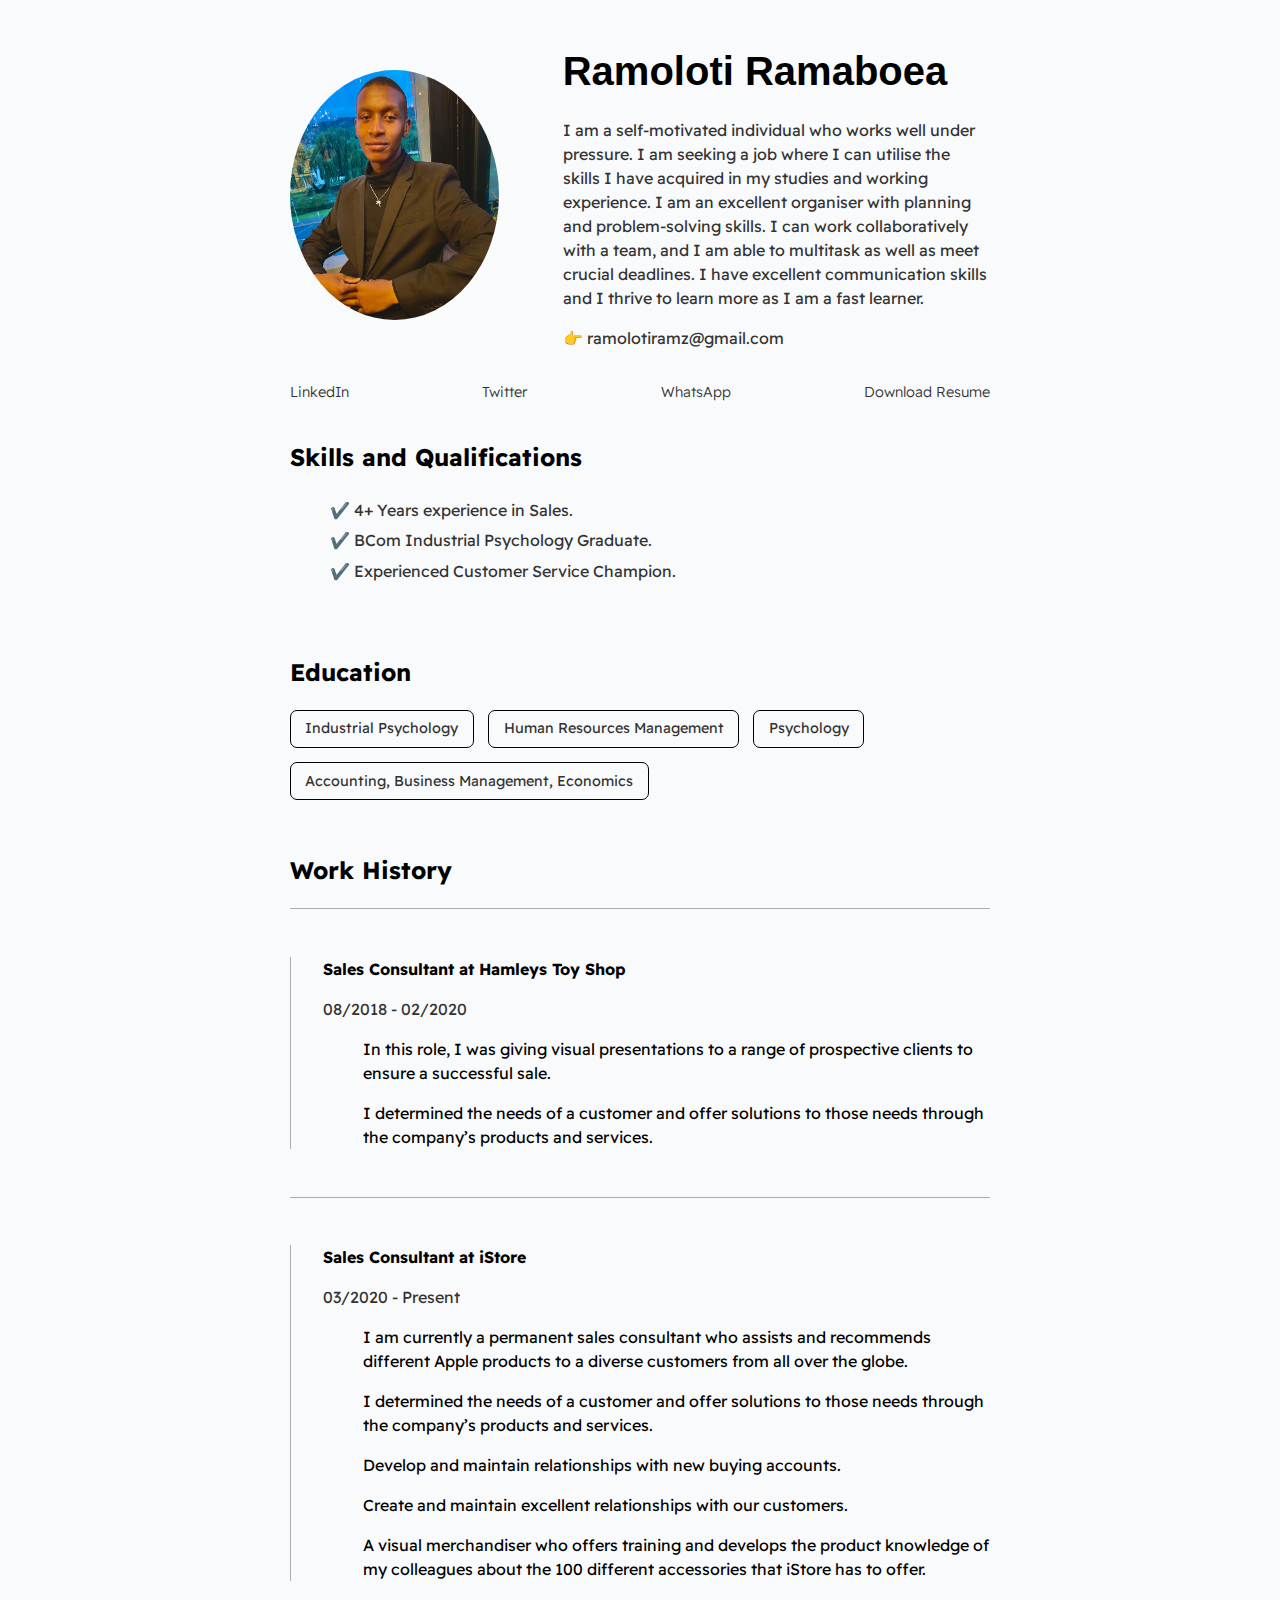
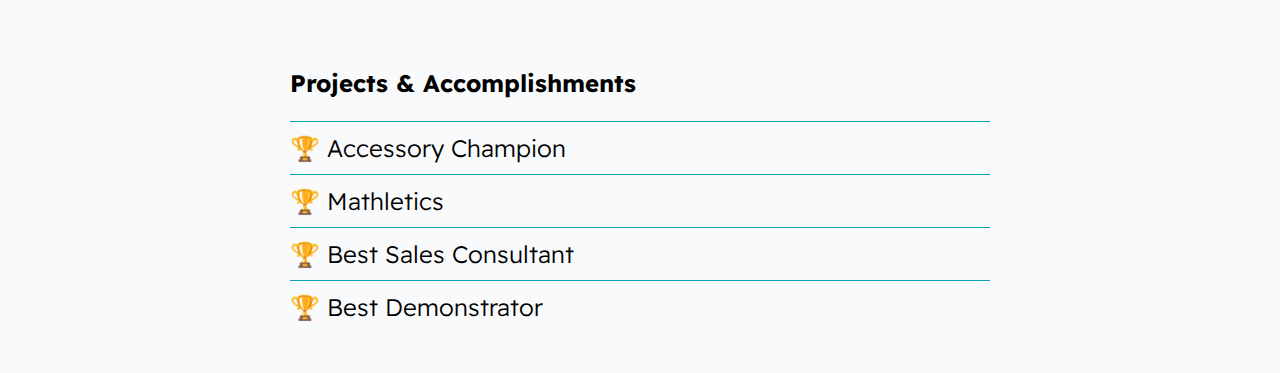
<file: index.html>
<!DOCTYPE html>
<html lang="en">

<head>
    <meta charset="UTF-8">
    <meta http-equiv="X-UA-Compatible" content="IE=edge">
    <title>Document</title>
    <meta name="viewport" content="width=device-width, initial-scale=1.0">
    <link rel="stylesheet" type="text/css" media="screen" href="main.css" </head>

<body>

    <div class="container--main">
        <section id="wrapper--hero" class="section--page">
            <img id="profile--pic" src="/assets/images/profilepic.jpg" alt="My Picture">
            <div>
                <h1 id="user-name">Ramoloti Ramaboea</h1>
                <p id="Bio">I am a self-motivated individual who works well under pressure. I am seeking a
                    job where I can utilise the skills I have acquired in my studies and working
                    experience. I am an excellent organiser with planning and problem-solving
                    skills. I can work collaboratively with a team, and I am able to multitask as well
                    as meet crucial deadlines. I have excellent communication skills and I thrive to
                    learn more as I am a fast learner.
                </p>
                <p>👉 ramolotiramz@gmail.com</p>
            </div>
        </section>

        <section id="section--page">
            <div id="socials--list">
                <a href="#" target="_blank">LinkedIn</a>
                <a href="#" target="_blank">Twitter</a>
                <a href="#" target="_blank">WhatsApp</a>
                <a href="/assets/images/My CV.pdf" target="_blank">Download Resume</a>

            </div>

        </section>

        <section class="section--page">
            <h2>Skills and Qualifications</h2>
            <ul id="qualifications--list">
                <li>✔️ 4+ Years experience in Sales.</li>
                <li>✔️ BCom Industrial Psychology Graduate.</li>
                <li>✔️ Experienced Customer Service Champion. </li>
            </ul>
        </section>

        <section class="section--page">
            <h2>Education</h2>

            <div id="wrapper--techstack__items">
                <div class="card--techstack"><span>Industrial Psychology</span></div>
                <div class="card--techstack"><span>Human Resources Management</span></div>
                <div class="card--techstack"><span>Psychology</span></div>
                <div class="card--techstack"><span>Accounting, Business Management, Economics</span></div>
            </div>
        </section>
        <section id="work-history-wrapper" class="section--page">
            <h2>Work History</h2>
            <div class="line-break">

            </div>
            <div class="card--work-history">
                <strong>Sales Consultant at Hamleys Toy Shop</strong>
                <p>08/2018 - 02/2020</p>
                <p>
                <ul>
                    In this role, I was giving visual presentations to a range of prospective clients to
                    ensure a successful sale.</ul>
                <ul> I determined the needs of a customer and offer solutions to those needs
                    through the company’s products and services.</ul>
                </p>

            </div>

            <div class="line-break"></div>
            <div class="card--work-history">
                <strong>Sales Consultant at iStore</strong>
                <p>03/2020 - Present</p>
                <p>
                <ul>I am currently a permanent sales consultant who assists and recommends
                    different Apple products to a diverse customers from all over the globe.</ul>
                <ul>I determined the needs of a customer and offer solutions to those needs
                    through the company’s products and services.</ul>
                <ul>Develop and maintain relationships with new buying accounts.</ul>
                <ul>Create and maintain excellent relationships with our customers.</ul>
                <ul>A visual merchandiser who offers training and develops the product knowledge
                    of my colleagues about the 100 different accessories that iStore has to offer.</ul>
                </p>

            </div>

            <section class="section--page">
                <h2>Projects & Accomplishments</h2>

                <div class="card--project">
                    <a href="project1.html"><span>🏆 </span>Accessory Champion</a>
                </div>

                <div class="card--project">
                    <a href="project1.html"><span>🏆 </span>Mathletics</a>
                </div>

                <div class="card--project">
                    <a href="project1.html"><span>🏆 </span>Best Sales Consultant</a>
                </div>

                <div class="card--project">
                    <a href="project1.html"><span>🏆 </span>Best Demonstrator</a>
                </div>

            </section>


        </section>
    </div>
</body>

</html>
</file>
<file: main.css>
@import url("https://fonts.googleapis.com/css2?family=Readex+Pro:wght@300;400;500;600;700&display=swap");

:root {
  --mainTextColor-light: #000;
  --secondaryTextColor-light: rgb(51 51 51);
  --mainLinkColor-light: #0da2b8;
  --mainBorderColor-light: rgb(218, 218, 218);
  --mainBgColor-light: rgb(249, 250, 251);
}

* {
  font-family: "Readex Pro";
  line-height: 1.5em;
  box-sizing: border-box;
  color: var(--mainTextColor-light);
}

body {
  background-color: var(--mainBgColor-light);
}

p,
span,
li {
  color: var(--secondaryTextColor-light);
  font-size: 1em;
}

a {
  text-decoration: none;
  color: var(--mainLinkColor-light);
  font-size: 500;
}

li {
  line-height: 1.9em;
}

.container--main {
  max-width: 700px;
  margin: 0 auto;
}

.section--page {
  padding-top: 1em;
  padding-bottom: 1em;
}

#wrapper--hero {
  display: flex;
  align-items: center;
  gap: 4em;
}

#bio,
a {
  font-size: 1.5em;
  font-weight: 300;
}

#user-name {
  font-size: 2.5em;
  line-height: 1em;
  font-family: Arial, Helvetica, sans-serif;
}

#profile--pic {
  border-radius: 50%;
  width: 230px;
  height: 250px;
  object-fit: cover;
}

#email {
  color: var(--mainTextColor-light);
}

#socials--list {
  display: flex;
  justify-content: space-between;
  column-gap: 1em;
  flex-wrap: wrap;
}

#socials--list a {
  font-size: 0.9em;
  color: var(--secondaryTextColor-light);
  transition: 0.45s;
}

#socials--list a:hover {
  color: cyan;
}

#qualifications--list {
  list-style: none;
}

#wrapper--techstack__items {
  display: flex;
  flex-wrap: wrap;
  gap: 1em;
  font-size: 00.9em;
}

.card--techstack {
  border: 1px solid #000;
  padding: 0.5em 1em;
  border-radius: 7px;
}

.card--work-history {
  border-left: 1px solid rgb(171, 174, 174);
  margin-top: 3em;
  margin-bottom: 3em;
  padding-left: 2em;
}

.line-break {
  background-color: rgb(171, 174, 174);
  height: 0.5px;
}

.card--project {
  padding-top: 0.5em;
  padding-bottom: 0.5em;
  border-top: 1px solid var(--mainLinkColor-light);
}

.card--project a {
  color: var(--mainTextColor-light);
  transition: 0.35s;
}

.card--project a:hover {
  color: var(--mainLinkColor-light);
}

@media (max-width: 600px) {
  #wrapper--hero {
    flex-direction: column;
  }

  #profile-pic {
    width: 200px;
    height: 200px;
  }
  .section--page {
    padding-top: 1em;
    padding-bottom: 1em;
  }
  .card--work-history {
    border-left: none;
    padding-left: 0;
  }
}
</file>
